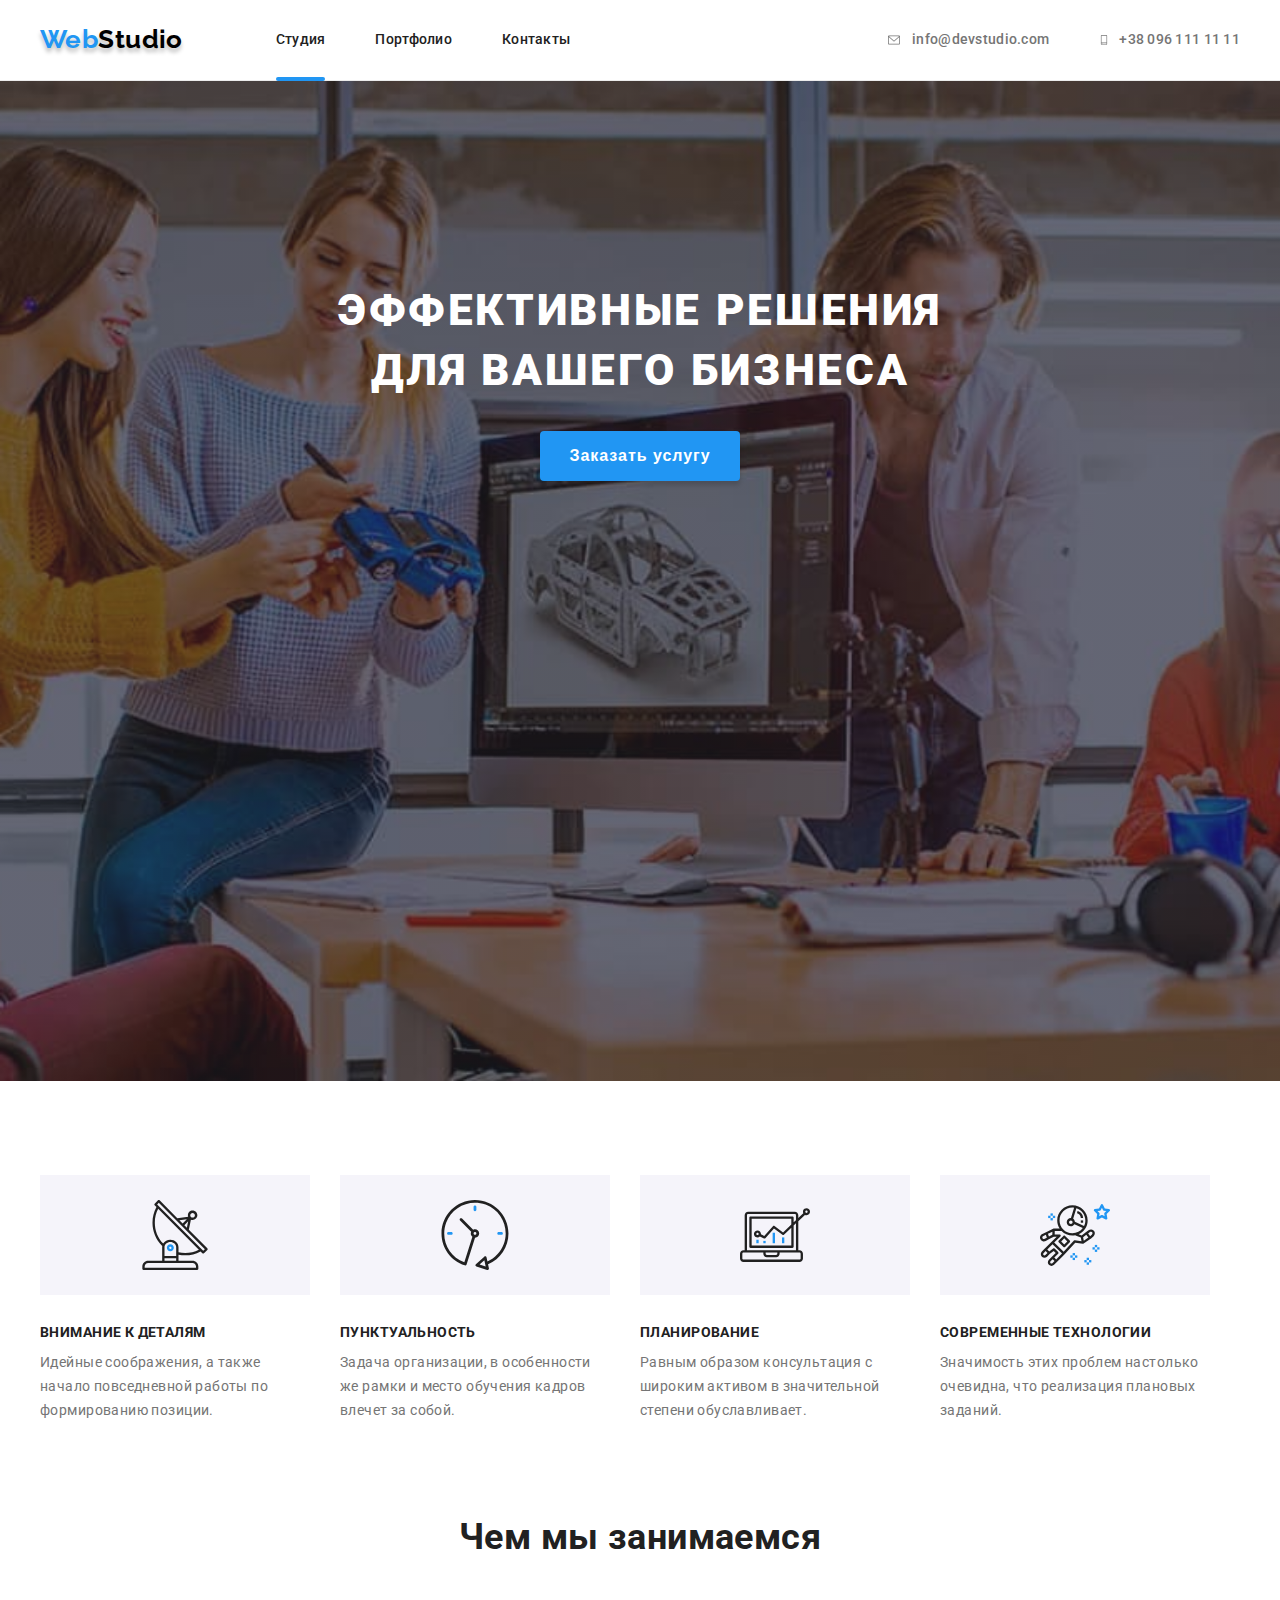
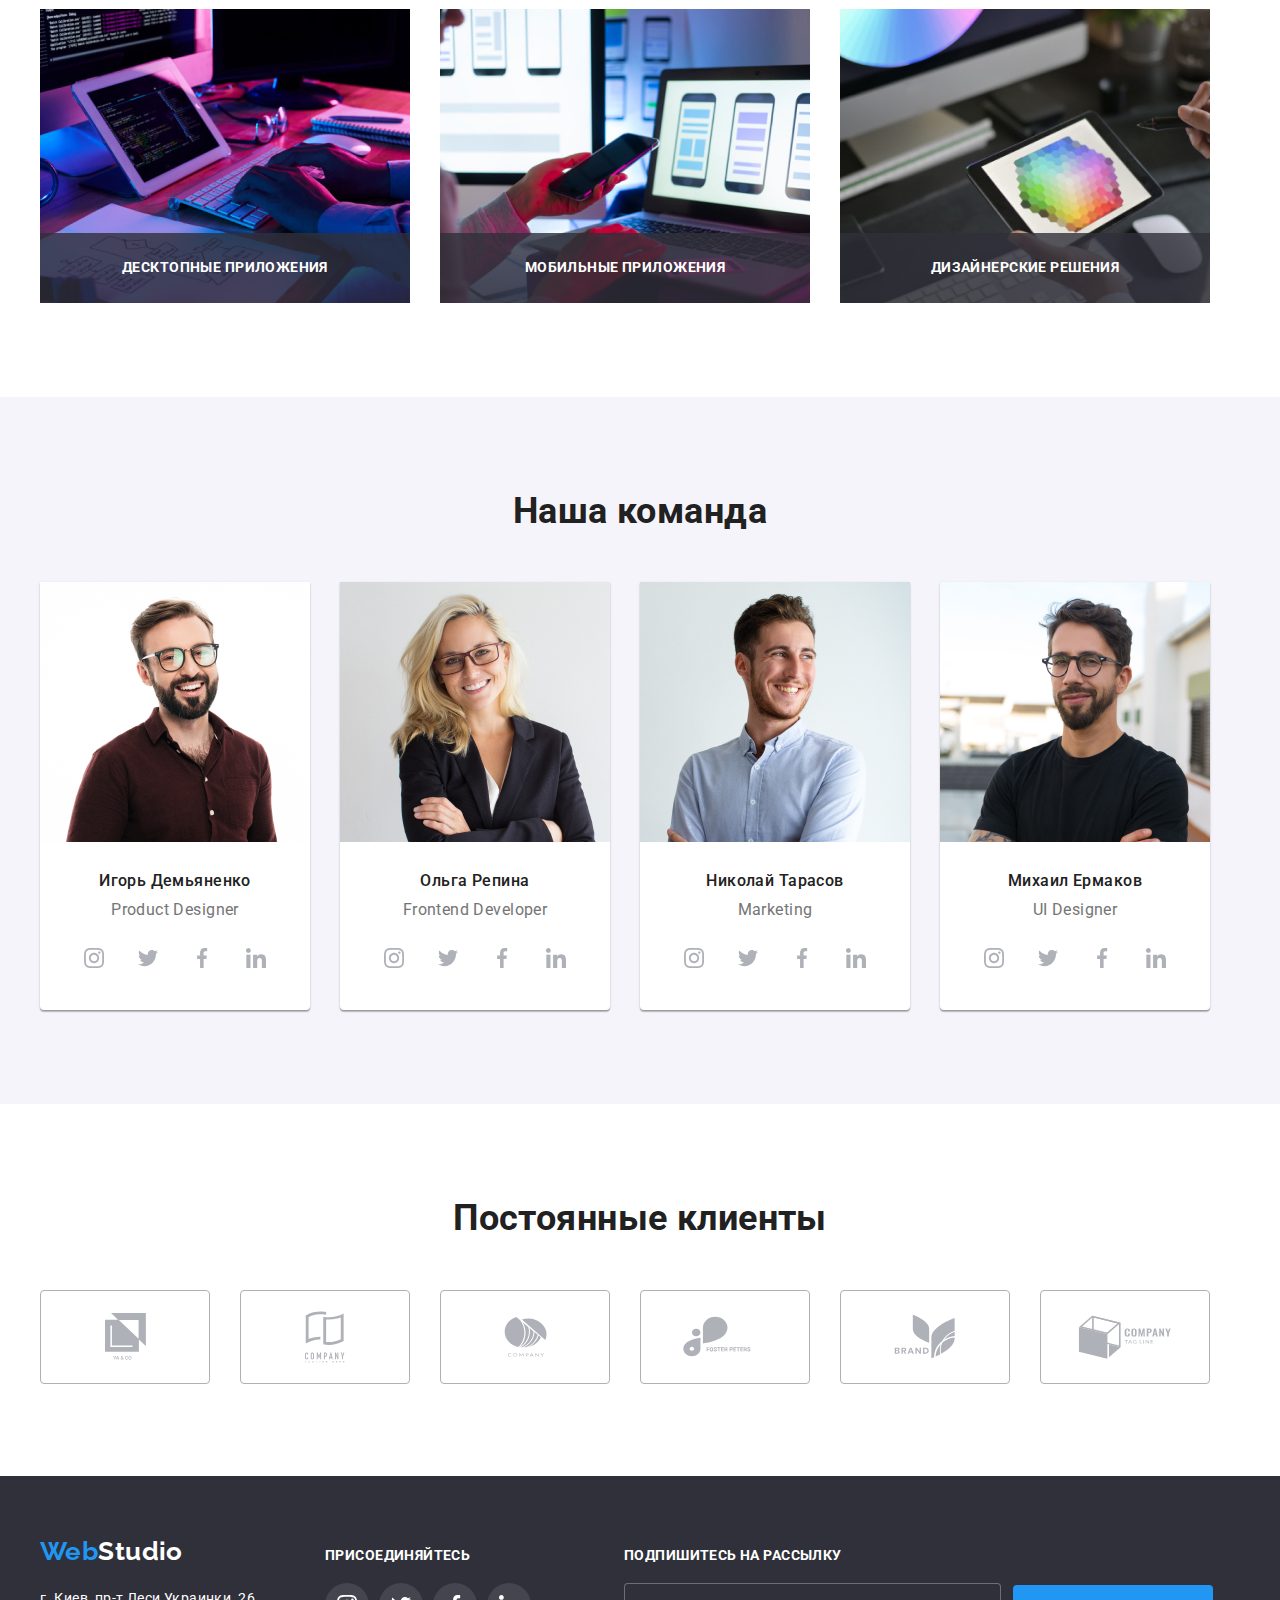
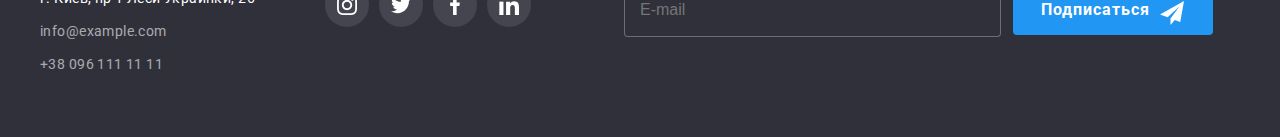
<file: index.html>
<!DOCTYPE html>
<html lang="ru">
<head>
    <meta charset="UTF-8">
    <meta http-equiv="X-UA-Compatible" content="IE=edge">
    <meta name="viewport" content="width=device-width, initial-scale=1.0">
    <title>Studio</title>
    <link rel="preconnect" href="https://fonts.googleapis.com">
    <link rel="preconnect" href="https://fonts.gstatic.com" crossorigin>
    <link href="https://fonts.googleapis.com/css2?family=Raleway:wght@700&family=Roboto:wght@400;500;700;900&display=swap" rel="stylesheet">
    <link rel="stylesheet" href="https://cdnjs.cloudflare.com/ajax/libs/modern-normalize/1.1.0/modern-normalize.min.css" integrity="sha512-wpPYUAdjBVSE4KJnH1VR1HeZfpl1ub8YT/NKx4PuQ5NmX2tKuGu6U/JRp5y+Y8XG2tV+wKQpNHVUX03MfMFn9Q==" crossorigin="anonymous" referrerpolicy="no-referrer" />
    <link rel="stylesheet" href="./css/main.min.css">
</head>
<body>
    <header class="page-header">
        <div class="container main-nav">
        <nav class="nav">
            <a href="" class="logo">Web<span class="logo-studio">Studio</span></a>
            <ul class="site-nav list">
                <li class="item"><a href="" class="link current">Студия</a></li>
                <li class="item"><a href="./portfolio.html" class="link">Портфолио</a></li>
                <li class="item"><a href="" class="link">Контакты</a></li>
            </ul>
        </nav>    
            <ul class="auth-nav list">
                <li class="item">
                    <a href="mailto:info@devstudio.com" class="link icon-link">
                        <svg width="16" height="12" class="icon"><use href="./img/icons/symbol-defs.svg#icon-envelope-hover"></use></svg>
                        info@devstudio.com</a></li>
                <li class="item"><a href="tel:+380961111111" class="link icon-link">
                    <svg width="10" height="16" class="icon"><use href="./img/icons/symbol-defs.svg#icon-smartphone"></use></svg>
                    +38 096 111 11 11</a></li>
            </ul>
        </div>
    </header>

        <section class="hero">
            <div class="container">
               <h1 class="hero-title">Эффективные решения для вашего бизнеса</h1>
               <button class="button primary" data-modal-open>Заказать услугу</button>

            </div>   
        </section>

    <main>

    <!--- Особенности -->    
          <section class="section main-nav">
            <div class="container">
              <h2 hidden class="section-title">Преимущества компании</h2>
                <ul class="feature-list list">
                <li class="item icon-antenna">
                    <div class="feature-icon-wrap">
                        <svg width="70" height="70"><use href="./img/icons/symbol-defs.svg#icon-antenna-1"></use></svg>
                    </div>
                    <h3 class="title">Внимание к деталям</h3>
                    <p class="text">Идейные соображения, а также начало повседневной работы по формированию позиции.</p>
                </li>
                <li class="item icon-clock">
                    <div class="feature-icon-wrap">
                        <svg width="70" height="70"><use href="./img/icons/symbol-defs.svg#icon-clock-1"></use></svg>
                    </div>
                    <h3 class="title">Пунктуальность</h3>
                    <p class="text">Задача организации, в особенности же рамки и место обучения кадров влечет за собой.</p>
                </li>
                <li class="item icon-diagrama">
                    <div class="feature-icon-wrap">
                        <svg width="70" height="70"><use href="./img/icons/symbol-defs.svg#icon-diagram-1"></use></svg>
                    </div>
                    <h3 class="title">Планирование</h3>
                    <p class="text">Равным образом консультация с широким активом в значительной степени обуславливает.</p>
                </li>
                <li class="item icon-astronaut">
                    <div class="feature-icon-wrap">
                        <svg width="70" height="70"><use href="./img/icons/symbol-defs.svg#icon-astronaut-1"></use></svg>
                    </div>
                    <h3 class="title">Современные технологии</h3>
                    <p class="text">Значимость этих проблем настолько очевидна, что реализация плановых заданий.</p>
                </li>
                </ul>
            </div>
          </section>

    <!--- Чем мы занимаемся -->
          <section class="section work">
              <div class="container">
                <h2 class="section-title">Чем мы занимаемся</h2>
                   <ul class="work-list list">
                       <li class="item"><img src="./img/works/img1.jpg" alt="computer" width="370">
                        <div class="work-box">
                            <p class="work-text">Десктопные приложения</p>
                        </div>
                       </li>
                       <li class="item"><img src="./img/works/img2.jpg" alt="laptop" width="370">
                        <div class="work-box">
                            <p class="work-text">Мобильные приложения</p>
                        </div>
                       </li>
                       <li class="item"><img src="./img/works/img3.jpg" alt="tablet" width="370">
                        <div class="work-box">
                            <p class="work-text">Дизайнерские решения</p>
                        </div>
                       </li>
                   </ul>
              </div>
          </section>

    <!--- Наша команда -->
          <section class="team section">
              <div class="container">
                <h2 class="section-title">Наша команда</h2>
                   <ul class="team-list list">
                <li class="item">
                    <img src="./img/team/igor.jpg" alt="igor" width="270">
                
                    <h3 class="title">Игорь Демьяненко</h3>
                    <p class="text">Product Designer</p>

                 <ul class="social-links list">
                        <li class="soc-item instagram">
                            <a href="" class="link soc-icon">
                                <svg class="icon-soc" width="20" height="20">
                                <use href="./img/icons/sprite.svg#icon-instagram-2"></use></svg></a></li>
                        <li class="soc-item twitter">
                            <a href="" class="link soc-icon">
                                <svg class="icon-soc" width="20" height="20">
                                    <use href="./img/icons/sprite.svg#icon-twitter-1"></use></svg></a></li>
                        <li class="soc-item facebook">
                            <a href="" class="link soc-icon">
                                <svg class="icon-soc" width="20" height="20">
                                    <use href="./img/icons/sprite.svg#icon-facebook-1"></use></svg></a></li>
                        <li class="soc-item linkedin">
                            <a href="" class="link soc-icon">
                                <svg class="icon-soc" width="20" height="20">
                                    <use href="./img/icons/sprite.svg#icon-linkedin-1"></use></svg></a></li>
                    </ul>

                </li>
                <li class="item">
                    <img src="./img/team/olga.jpg" alt="olga" width="270">
                    
                    <h3 class="title">Ольга Репина</h3>
                    <p class="text">Frontend Developer</p>

                    <ul class="social-links list">
                        <li class="soc-item instagram">
                            <a href="" class="link soc-icon">
                                <svg class="icon-soc" width="20" height="20">
                                <use href="./img/icons/sprite.svg#icon-instagram-2"></use></svg></a></li>
                        <li class="soc-item twitter">
                            <a href="" class="link soc-icon">
                                <svg class="icon-soc" width="20" height="20">
                                    <use href="./img/icons/sprite.svg#icon-twitter-1"></use></svg></a></li>
                        <li class="soc-item facebook">
                            <a href="" class="link soc-icon">
                                <svg class="icon-soc" width="20" height="20">
                                    <use href="./img/icons/sprite.svg#icon-facebook-1"></use></svg></a></li>
                        <li class="soc-item linkedin">
                            <a href="" class="link soc-icon">
                                <svg class="icon-soc" width="20" height="20">
                                    <use href="./img/icons/sprite.svg#icon-linkedin-1"></use></svg></a></li>
                    </ul>
                   
                </li>
                <li class="item">
                    <img src="./img/team/nikola.jpg" alt="nikola" width="270">
                    
                    <h3 class="title">Николай Тарасов</h3>
                    <p class="text">Marketing</p>

                    <ul class="social-links list">
                        <li class="soc-item instagram">
                            <a href="" class="link soc-icon">
                                <svg class="icon-soc" width="20" height="20">
                                <use href="./img/icons/sprite.svg#icon-instagram-2"></use></svg></a></li>
                        <li class="soc-item twitter">
                            <a href="" class="link soc-icon">
                                <svg class="icon-soc" width="20" height="20">
                                    <use href="./img/icons/sprite.svg#icon-twitter-1"></use></svg></a></li>
                        <li class="soc-item facebook">
                            <a href="" class="link soc-icon">
                                <svg class="icon-soc" width="20" height="20">
                                    <use href="./img/icons/sprite.svg#icon-facebook-1"></use></svg></a></li>
                        <li class="soc-item linkedin">
                            <a href="" class="link soc-icon">
                                <svg class="icon-soc" width="20" height="20">
                                    <use href="./img/icons/sprite.svg#icon-linkedin-1"></use></svg></a></li>
                    </ul>
                </li>
                <li class="item">
                    <img src="./img/team/mihal.jpg" alt="mihal" width="270">
                    
                    <h3 class="title">Михаил Ермаков</h3>
                    <p class="text">UI Designer</p>
                    
                    <ul class="social-links list">
                        <li class="soc-item instagram">
                            <a href="" class="link soc-icon">
                                <svg class="icon-soc" width="20" height="20">
                                <use href="./img/icons/sprite.svg#icon-instagram-2"></use></svg></a></li>
                        <li class="soc-item twitter">
                            <a href="" class="link soc-icon">
                                <svg class="icon-soc" width="20" height="20">
                                    <use href="./img/icons/sprite.svg#icon-twitter-1"></use></svg></a></li>
                        <li class="soc-item facebook">
                            <a href="" class="link soc-icon">
                                <svg class="icon-soc" width="20" height="20">
                                    <use href="./img/icons/sprite.svg#icon-facebook-1"></use></svg></a></li>
                        <li class="soc-item linkedin">
                            <a href="" class="link soc-icon">
                                <svg class="icon-soc" width="20" height="20">
                                    <use href="./img/icons/sprite.svg#icon-linkedin-1"></use></svg></a></li>
                    </ul>
                </li>
                   </ul>
              </div>
          </section>

        <!--  Постоянные клиенты  -->
            <section class="section">
                    <div class="container">
                        <h3 class="section-title">Постоянные клиенты</h3>
                            <ul class="client-list list">
                              <li class="item icon-ya">
                                <a href="" class="link icon-client">
                                    <svg class="client-icon" width="41" height="47" >
                                        <use href="./img/icons/symbol-company.svg#icon-ya"></use>
                                    </svg>
                                </a></li>
                              <li class="item icon-tagline">
                                <a href="" class="link icon-client">
                                    <svg class="client-icon" width="40" height="52" >
                                        <use href="./img/icons/symbol-company.svg#icon-tagline"></use>
                                    </svg>
                                </a></li>
                              <li class="item icon-company">
                                <a href="" class="link icon-client">
                                    <svg class="client-icon" width="43" height="41" >
                                        <use href="./img/icons/symbol-company.svg#icon-company"></use>
                                    </svg>
                                </a></li>
                              <li class="item icon-foster">
                                <a href="" class="link icon-client">
                                    <svg class="client-icon" width="84" height="41" >
                                        <use href="./img/icons/symbol-company.svg#icon-foster"></use>
                                    </svg>
                                </a></li>
                              <li class="item icon-brand">
                                <a href="" class="link icon-client">
                                    <svg class="client-icon" width="62" height="45" >
                                        <use href="./img/icons/symbol-company.svg#icon-brand"></use>
                                    </svg>
                                </a></li>
                              <li class="item icon-tag">
                                <a href="" class="link icon-client">
                                    <svg class="client-icon" width="94" height="44" >
                                        <use href="./img/icons/symbol-company.svg#icon-tag"></use>
                                    </svg>
                                </a></li>
                            </ul>
                    </div>
            </section>
        
    </main>

    <footer class="footer">
        <div class="container">
          <div class="coordinates">
            <a href="" class="logo_footer">Web<span class="logo_studio">Studio</span></a>
            <address class="address">
            <ul class="address_nav list">
                <li class="address_item"><a href="" class="address">г. Киев, пр-т Леси Украинки, 26</a></li>
                <li class="address_item"><a href="mailto:info@example.com" class="address-link">info@example.com</a></li>
                <li class="address_item"><a href="tel:+380961111111" class="address-link">+38 096 111 11 11</a></li>
            </ul>
            </address>
          </div>
          <div class="social-footer">
            <p class="title">присоединяйтесь</p>
            
                <ul class="soclinks list">
                    <li class="soc-item instagram">
                        <a href="" class="link socicon">
                            <svg class="icon-soc" width="20" height="20">
                            <use href="./img/icons/sprite.svg#icon-instagram-2"></use></svg></a></li>
                    <li class="soc-item twitter">
                        <a href="" class="link socicon">
                            <svg class="icon-soc" width="20" height="20">
                                <use href="./img/icons/sprite.svg#icon-twitter-1"></use></svg></a></li>
                    <li class="soc-item facebook">
                        <a href="" class="link socicon">
                            <svg class="icon-soc" width="20" height="20">
                                <use href="./img/icons/sprite.svg#icon-facebook-1"></use></svg></a></li>
                    <li class="soc-item linkedin">
                        <a href="" class="link socicon">
                            <svg class="icon-soc" width="20" height="20">
                                <use href="./img/icons/sprite.svg#icon-linkedin-1"></use></svg></a></li>
                </ul>
          </div>

          <div class="social-footer subscribe-footer">
            <p class="title">Подпишитесь на рассылку</p>
            <div class="email">
                <form class="subscribe">
                        <input class="email-input" type="email" name="email" placeholder="E-mail"/>
                        <button class="subscribe_button" type="submit">Подписаться
                            <svg class="subscribe_icon" width="24" height="24">
                                <use href="./img/icons/icons.svg#icon-telegram"></use>
                            </svg>
                        </button>
                </form>
            </div>
          </div>

        </div>
    </footer>

    <div class="backdrop is-hidden" data-modal>
        <div class="modal">
  <!--  Modal Form -->

            <button type="button" class="close-btn" data-modal-close>
                <svg width="11" height="11" class="close-icon">
                    <use href="./img/icons/symbol-modal.svg#icon-close-black"></use>
                </svg>
            </button>

            <p class="modal-title">Оставьте свои данные, мы вам перезвоним</p>
            <form class="form-modal">
                <label class="form-filed"><span class="form-label">Имя</span>
                    <span class="input-wrap">
                        <input type="text" name="name" class="form-input">
                        <svg class="form-icon" width="12" height="12">
                            <use href="./img/icons/icons.svg#icon-name"></use>
                        </svg>
                    </span> 
                </label>
                
                <label class="form-filed"><span class="form-label">Телефон</span>
                    <span class="input-wrap">
                        <input type="tel" name="tel" class="form-input">
                        <svg class="form-icon" width="13" height="13">
                            <use href="./img/icons/icons.svg#icon-phone-modal"></use>
                        </svg>
                    </span> 
                </label>

                <label class="form-filed"><span class="form-label">Почта</span>
                    <span class="input-wrap">
                        <input type="email" name="email" class="form-input">
                        <svg class="form-icon" width="15" height="12">
                            <use href="./img/icons/icons.svg#icon-email"></use>
                        </svg>
                    </span> 
                </label>

                <label class="form-comment">
                    <span class="form-label">Комментарий</span>
                    <textarea name="comment" class="form-area" placeholder="Введите текст"></textarea>
                </label>

                <label class="check-filed">
                    <input type="checkbox" name="check" class="visually-hidden check-input">
                    <span class="check-label">
                        <svg class="check-icon" width="16" height="15">
                            <use href="./img/icons/icons.svg#icon-check-mark"></use>
                        </svg>
                        <span class="check-tex">Соглашаюсь с рассылкой и принимаю</span>
                        <a href="" class="check-link">Условия договора</a>
                    </span>
                </label>

                <button type="submit" class="check-button">Отправить</button>
            </form>

        </div>
       </div>
       
    <script src="./js/modal.js"></script>

</body>
</html>
</file>
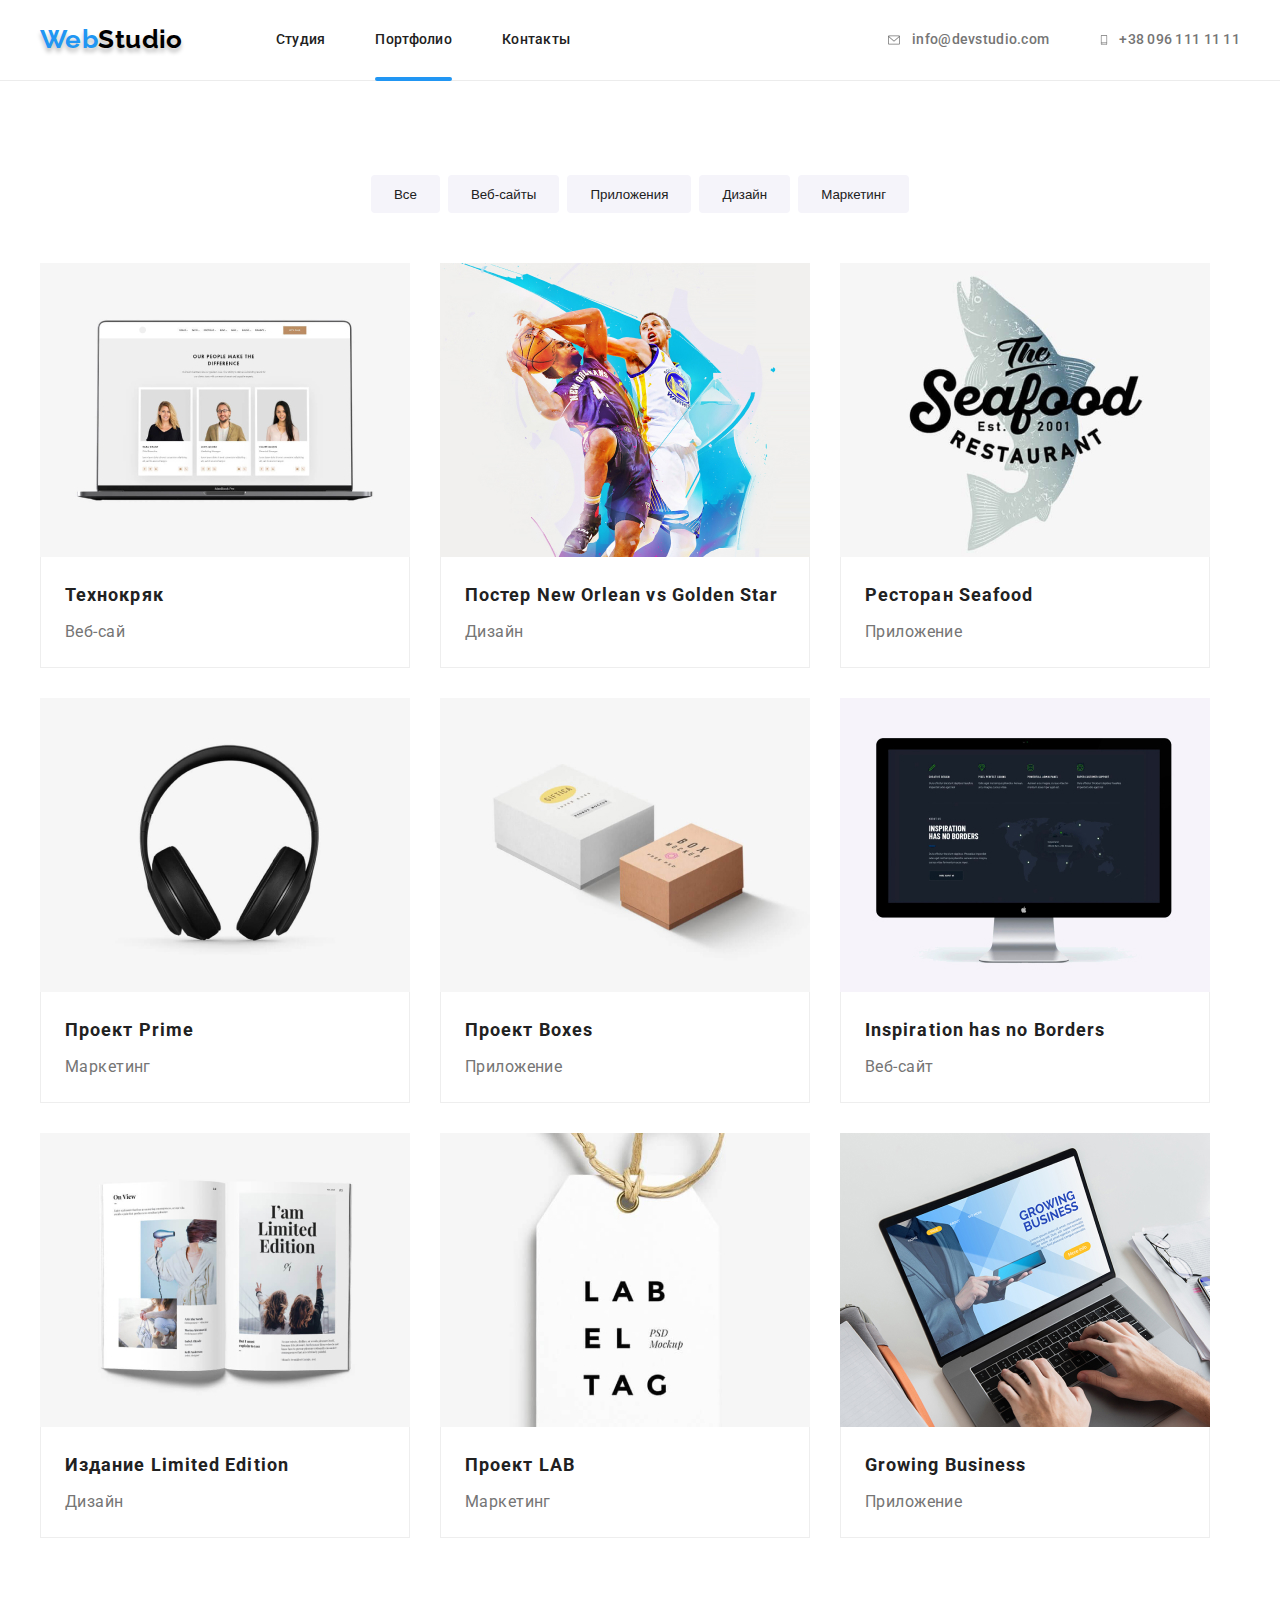
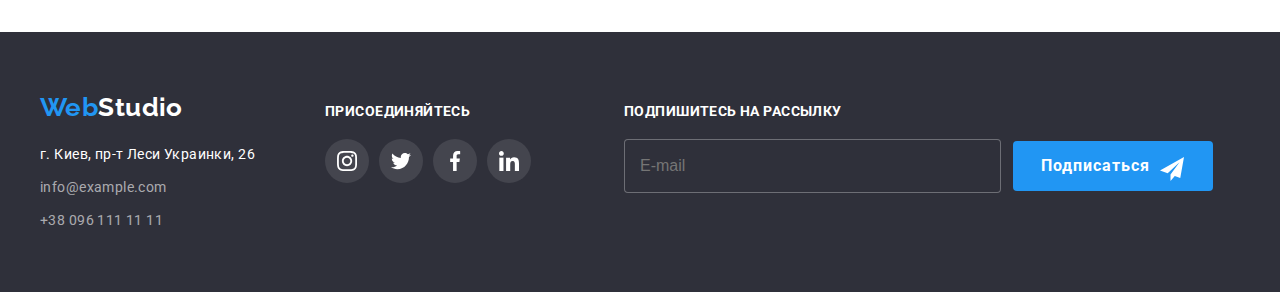
<file: portfolio.html>
<!DOCTYPE html>
<html lang="ru">
<head>
    <meta charset="UTF-8">
    <meta http-equiv="X-UA-Compatible" content="IE=edge">
    <meta name="viewport" content="width=device-width, initial-scale=1.0">
    <title>Portfolio</title>
    <link rel="preconnect" href="https://fonts.googleapis.com">
    <link rel="preconnect" href="https://fonts.gstatic.com" crossorigin>
    <link href="https://fonts.googleapis.com/css2?family=Raleway:wght@700&family=Roboto:wght@400;500;700;900&display=swap" rel="stylesheet">
    <link rel="stylesheet" href="https://cdnjs.cloudflare.com/ajax/libs/modern-normalize/1.1.0/modern-normalize.min.css" integrity="sha512-wpPYUAdjBVSE4KJnH1VR1HeZfpl1ub8YT/NKx4PuQ5NmX2tKuGu6U/JRp5y+Y8XG2tV+wKQpNHVUX03MfMFn9Q==" crossorigin="anonymous" referrerpolicy="no-referrer" />
    <link rel="stylesheet" href="./css/main.min.css">
</head>
<body>
    <header class="page-header">
        <div class="container main-nav">
        <nav class="nav">
            <a href="" class="logo">Web<span class="logo-studio">Studio</span></a>
            <ul class="site-nav list">
                <li class="item"><a href="./index.html" class="link">Студия</a></li>
                <li class="item"><a href="" class="link current">Портфолио</a></li>
                <li class="item"><a href="" class="link">Контакты</a></li>
            </ul>
        </nav>    
        <ul class="auth-nav list">
            <li class="item">
                <a href="mailto:info@devstudio.com" class="link icon-link">
                    <svg width="16" height="12" class="icon"><use href="./img/icons/symbol-defs.svg#icon-envelope-hover"></use></svg>
                    info@devstudio.com</a></li>
            <li class="item"><a href="tel:+380961111111" class="link icon-link">
                <svg width="10" height="16" class="icon"><use href="./img/icons/symbol-defs.svg#icon-smartphone"></use></svg>
                +38 096 111 11 11</a></li>
        </ul>
        </div>
    </header>
    <main>
        <section class="section">
            <div class="container">
             <h1 hidden>Portfolio</h1>
                <ul class="filters list">
                    <li class="item"><button type="button" class="button secondary">Все</button></li>
                    <li class="item"><button type="button" class="button secondary">Веб-сайты</button></li>
                    <li class="item"><button type="button" class="button secondary">Приложения</button></li>
                    <li class="item"><button type="button" class="button secondary">Дизайн</button></li>
                    <li class="item"><button type="button" class="button secondary">Маркетинг</button></li>
                </ul>
                <ul class="projects list">
                <li class="item pro-item">
                    <a href="" class="pro-link link">
                        <div class="projects-thumb">
                        <img src="./img/projects/1Технокряк.jpg" alt="Технокряк" width="370">
                        <div class="projects-overlay">
                            <p class="overlay-text">
                                Ресурс предлагает комплексные предложения с разным уровнем функционала и сервисов. Все это позволит посетителю получить исчерпывающие сведения о компании или частном лице.
                            </p>
                        </div>
                        </div>

                        <div class="border">
                        <h2 class="projects-title">Технокряк</h2>
                        <p class="text">Веб-сай</p>
                        </div>
                        
                    </a>
                </li>
                <li class="item pro-item">
                    <a href="" class="link">
                        <div class="projects-thumb">
                        <img src="./img/projects/2ПостерNewOrlean_vs_GoldenStar.jpg" alt="Постер" width="370">
                        <div class="projects-overlay">
                            <p class="overlay-text">
                                Ресурс предлагает комплексные предложения с разным уровнем функционала и сервисов. Все это позволит посетителю получить исчерпывающие сведения о компании или частном лице.
                            </p>
                        </div>
                        </div>
                        
                        <div class="border">
                        <h2 class="projects-title">Постер New Orlean vs Golden Star</h2>
                        <p class="text">Дизайн</p>
                        </div>
                    </a>
                </li>
                <li class="item pro-item">
                    <a href="" class="link">
                        <div class="projects-thumb">
                        <img src="./img/projects/3РесторанSeafood.jpg" alt="Seafood" width="370">
                        <div class="projects-overlay">
                            <p class="overlay-text">
                                Ресурс предлагает комплексные предложения с разным уровнем функционала и сервисов. Все это позволит посетителю получить исчерпывающие сведения о компании или частном лице.
                            </p>
                        </div>
                        </div>

                        <div class="border">
                        <h2 class="projects-title">Ресторан Seafood</h2>
                        <p class="text">Приложение</p>
                        </div>
                    </a>
                </li>
                <li class="item pro-item">
                    <a href="" class="link">
                        <div class="projects-thumb">
                        <img src="./img/projects/4ПроектPrime.jpg" alt="Prime" width="370">
                        <div class="projects-overlay">
                            <p class="overlay-text">
                                Ресурс предлагает комплексные предложения с разным уровнем функционала и сервисов. Все это позволит посетителю получить исчерпывающие сведения о компании или частном лице.
                            </p>
                        </div>
                        </div>

                        <div class="border">
                        <h2 class="projects-title">Проект Prime</h2>
                        <p class="text">Маркетинг</p>
                        </div>
                    </a>
                </li>
                <li class="item pro-item">
                    <a href="" class="link">
                        <div class="projects-thumb">
                        <img src="./img/projects/5ПроектBoxes.jpg" alt="Boxes" width="370">
                        <div class="projects-overlay">
                            <p class="overlay-text">
                                Ресурс предлагает комплексные предложения с разным уровнем функционала и сервисов. Все это позволит посетителю получить исчерпывающие сведения о компании или частном лице.
                            </p>
                        </div>
                        </div>

                        <div class="border">
                        <h2 class="projects-title">Проект Boxes</h2>
                        <p class="text">Приложение</p>
                        </div>
                    </a>
                </li>
                <li class="item pro-item">
                    <a href="" class="link">
                        <div class="projects-thumb">
                        <img src="./img/projects/6Inspiration_has_no_Borders.jpg" alt="Inspiration" width="370">
                        <div class="projects-overlay">
                            <p class="overlay-text">
                                Ресурс предлагает комплексные предложения с разным уровнем функционала и сервисов. Все это позволит посетителю получить исчерпывающие сведения о компании или частном лице.
                            </p>
                        </div>
                        </div>

                        <div class="border">
                        <h2 class="projects-title">Inspiration has no Borders</h2>
                        <p class="text">Веб-сайт</p>
                        </div>
                    </a>
                </li>
                <li class="item pro-item">
                    <a href="" class="link">
                        <div class="projects-thumb">
                        <img src="./img/projects/7ИзданиеLimited_Edition.jpg" alt="Edition" width="370">
                        <div class="projects-overlay">
                            <p class="overlay-text">
                                Ресурс предлагает комплексные предложения с разным уровнем функционала и сервисов. Все это позволит посетителю получить исчерпывающие сведения о компании или частном лице.
                            </p>
                        </div>
                        </div>

                        <div class="border">
                        <h2 class="projects-title">Издание Limited Edition</h2>
                        <p class="text">Дизайн</p>
                        </div>
                    </a>
                </li>
                <li class="item pro-item">
                    <a href="" class="link">
                        <div class="projects-thumb">
                        <img src="./img/projects/8ПроектLAB.jpg" alt="LAB" width="370">
                        <div class="projects-overlay">
                            <p class="overlay-text">
                                Ресурс предлагает комплексные предложения с разным уровнем функционала и сервисов. Все это позволит посетителю получить исчерпывающие сведения о компании или частном лице.
                            </p>
                        </div>
                        </div>

                        <div class="border">
                        <h2 class="projects-title">Проект LAB</h2>
                        <p class="text">Маркетинг</p>
                        </div>
                    </a>
                </li>
                <li class="item pro-item">
                    <a href="" class="link">
                        <div class="projects-thumb">
                        <img src="./img/projects/9GrowingBusiness.jpg" alt="Business" width="370">
                        <div class="projects-overlay">
                            <p class="overlay-text">
                                Ресурс предлагает комплексные предложения с разным уровнем функционала и сервисов. Все это позволит посетителю получить исчерпывающие сведения о компании или частном лице.
                            </p>
                        </div>
                        </div>

                        <div class="border">
                        <h2 class="projects-title">Growing Business</h2>
                        <p class="text">Приложение</p>
                        </div>
                    </a>
                </li>
                </ul>
            </div>
        </section>
    </main>
    <footer class="footer">
        <div class="container">
          <div class="coordinates">
            <a href="" class="logo_footer">Web<span class="logo_studio">Studio</span></a>
            <address class="address">
            <ul class="address_nav list">
                <li class="address_item"><a href="" class="address">г. Киев, пр-т Леси Украинки, 26</a></li>
                <li class="address_item"><a href="mailto:info@example.com" class="address-link">info@example.com</a></li>
                <li class="address_item"><a href="tel:+380961111111" class="address-link">+38 096 111 11 11</a></li>
            </ul>
            </address>
          </div>
          <div class="social-footer">
            <h3 class="title">присоединяйтесь</h3>
            
                <ul class="soclinks list">
                    <li class="soc-item instagram">
                        <a href="" class="link socicon">
                            <svg class="icon-soc" width="20" height="20">
                            <use href="./img/icons/sprite.svg#icon-instagram-2"></use></svg></a></li>
                    <li class="soc-item twitter">
                        <a href="" class="link socicon">
                            <svg class="icon-soc" width="20" height="20">
                                <use href="./img/icons/sprite.svg#icon-twitter-1"></use></svg></a></li>
                    <li class="soc-item facebook">
                        <a href="" class="link socicon">
                            <svg class="icon-soc" width="20" height="20">
                                <use href="./img/icons/sprite.svg#icon-facebook-1"></use></svg></a></li>
                    <li class="soc-item linkedin">
                        <a href="" class="link socicon">
                            <svg class="icon-soc" width="20" height="20">
                                <use href="./img/icons/sprite.svg#icon-linkedin-1"></use></svg></a></li>
                </ul>
            
          </div>

          <div class="social-footer subscribe-footer">
            <p class="title">Подпишитесь на рассылку</p>
            <div class="email">
                <form class="subscribe">
                        <input class="email-input" type="email" name="email" placeholder="E-mail"/>
                        <button class="subscribe_button" type="submit">Подписаться
                            <svg class="subscribe_icon" width="24" height="24">
                                <use href="./img/icons/icons.svg#icon-telegram"></use>
                            </svg>
                        </button>
                </form>
            </div>
          </div>
          
        </div>
    </footer>
</body>
</html>
</file>
<file: css/main.min.css>
:root{--primary-text-color: #757575;--title-text-color: #212121;--border-line: #ECECEC;--border-line-small:#EEEEEE;--logo-black-color: #000;--accent-color: #2196F3;--primary-white-color: #ffffff;--primary-button-color: #F5F4FA;--button-color: #188CE8;--background-footer: #2F303A;--background-color-icon: #F5F4FA;--background-color-icon-social-links: #AFB1B8;--address-text-color: rgba(255, 255, 255, 0.6);--background-color-footer-socicon: rgba(255, 255, 255, 0.1);--box-shadow-portfolio: rgba(0, 0, 0, 0.12), 0px 4px 4px rgba(0, 0, 0, 0.06), 1px 4px 6px rgba(0, 0, 0, 0.16);--modal-background-color: rgba(0, 0, 0, 0.2);--modal-box-shadow: 0px 1px 3px rgba(0, 0, 0, 0.12), 0px 1px 1px rgba(0, 0, 0, 0.14), 0px 2px 1px rgba(0, 0, 0, 0.2);--backdrop-box-shadow: 0px 4px 4px rgba(0, 0, 0, 0.25);--button-primary-box-shadow: 0px 4px 4px rgba(0, 0, 0, 0.15);--button-secondary-box-shadow: 0px 3px 1px rgba(0, 0, 0, 0.1), 0px 1px 2px rgba(0, 0, 0, 0.08), 0px 2px 2px rgba(0, 0, 0, 0.12);--close-btn-color: rgba(0, 0, 0, 0.1);--close-btn-box-shadow: 0px 1px 3px rgba(0, 0, 0, 0.12), 0px 1px 1px rgba(0, 0, 0, 0.14), 0px 2px 1px rgba(0, 0, 0, 0.2);--time-function: cubic-bezier(0.4, 0, 0.2, 1);--projects-overlay-background-color: rgba(33, 150, 243, 0.9);--work-background-color: rgba(47, 48, 58, 0.8);--email-input-border-color:rgba(255, 255, 255, 0.3);--email-input-color: rgba(255, 255, 255, 1);--form-input-border-color:rgba(33, 33, 33, 0.2)}.backdrop{position:fixed;top:0;left:0;width:100%;height:100%;visibility:visible;opacity:1;-webkit-transform:scale(1);transform:scale(1);background-color:var(--modal-background-color);-webkit-box-shadow:var(--backdrop-box-shadow);box-shadow:var(--backdrop-box-shadow);-webkit-transition:opacity 250ms var(--time-function),visibility 250ms var(--time-function),-webkit-transform 250ms var(--time-function);transition:opacity 250ms var(--time-function),visibility 250ms var(--time-function),-webkit-transform 250ms var(--time-function);transition:opacity 250ms var(--time-function),transform 250ms var(--time-function),visibility 250ms var(--time-function);transition:opacity 250ms var(--time-function),transform 250ms var(--time-function),visibility 250ms var(--time-function),-webkit-transform 250ms var(--time-function)}.backdrop.is-hidden{opacity:0;pointer-events:none}.modal{position:absolute;padding:40px;top:50%;left:50%;-webkit-transform:translate(-50%, -50%);transform:translate(-50%, -50%);min-width:528px;min-height:581px;background:var(--primary-white-color);-webkit-box-shadow:var(--modal-box-shadow);box-shadow:var(--modal-box-shadow);border-radius:4px;background-color:var(--primary-white-color)}.close-btn{position:absolute;top:0;right:0;display:-webkit-box;display:-ms-flexbox;display:flex;margin:8px 8px 0 0;width:30px;height:30px;-webkit-box-align:center;-ms-flex-align:center;align-items:center;-webkit-box-pack:center;-ms-flex-pack:center;justify-content:center;border-radius:50%;border:1px solid var(--close-btn-color);background-color:var(--primary-white-color);cursor:pointer;-webkit-transition:fill 250ms var(--time-function),-webkit-box-shadow 250ms var(--time-function);transition:fill 250ms var(--time-function),-webkit-box-shadow 250ms var(--time-function);transition:box-shadow 250ms var(--time-function),fill 250ms var(--time-function);transition:box-shadow 250ms var(--time-function),fill 250ms var(--time-function),-webkit-box-shadow 250ms var(--time-function);fill:var(--logo-black-color)}.close-btn:hover,.close-btn:focus{-webkit-box-shadow:var(--close-btn-box-shadow);box-shadow:var(--close-btn-box-shadow);fill:var(--accent-color)}.modal-title{font-weight:700;font-size:20px;line-height:1.15;text-align:center;margin-bottom:12px;color:var(--title-text-color)}.form-filed{display:-webkit-box;display:-ms-flexbox;display:flex;-webkit-box-orient:vertical;-webkit-box-direction:normal;-ms-flex-direction:column;flex-direction:column;margin-bottom:10px}.form-label{font-size:12px;line-height:1.16;letter-spacing:.01em;margin-bottom:4px;color:var(--primary-text-color)}.input-wrap{position:relative}.input-wrap:hover,.input-wrap:focus{border-color:var(--accent-color);fill:var(--accent-color)}.form-input{width:100%;height:40px;padding:11px 12px 11px 40px;border:1px solid var(--form-input-border-color);border-radius:4px;-webkit-transition:fill 250ms var(--time-function),border-color 250ms var(--time-function);transition:fill 250ms var(--time-function),border-color 250ms var(--time-function)}.form-input:hover,.form-input:focus{fill:var(--accent-color);border-color:var(--accent-color)}.form-icon{position:absolute;left:12px;top:50%;-webkit-transform:translatey(-50%);transform:translatey(-50%);-webkit-transition:fill 250ms var(--time-function);transition:fill 250ms var(--time-function)}.form-area{padding:12px 16px;resize:none;width:100%;height:138px;font-size:12px;line-height:1.16;letter-spacing:.01em;border:1px solid rgba(33,33,33,.2);border-radius:4px;-webkit-transition:border 250ms var(--time-function);transition:border 250ms var(--time-function)}.form-area::-webkit-input-placeholder{-webkit-transition:font-size 250ms var(--time-function);transition:font-size 250ms var(--time-function);color:rgba(117,117,117,.5)}.form-area::-moz-placeholder{-moz-transition:font-size 250ms var(--time-function);transition:font-size 250ms var(--time-function);color:rgba(117,117,117,.5)}.form-area:-ms-input-placeholder{-ms-transition:font-size 250ms var(--time-function);transition:font-size 250ms var(--time-function);color:rgba(117,117,117,.5)}.form-area::-ms-input-placeholder{-ms-transition:font-size 250ms var(--time-function);transition:font-size 250ms var(--time-function);color:rgba(117,117,117,.5)}.form-area::placeholder{-webkit-transition:font-size 250ms var(--time-function);transition:font-size 250ms var(--time-function);color:rgba(117,117,117,.5)}.form-area:hover::-webkit-input-placeholder, .form-area:focus::-webkit-input-placeholder{font-size:14px}.form-area:hover::-moz-placeholder, .form-area:focus::-moz-placeholder{font-size:14px}.form-area:hover:-ms-input-placeholder, .form-area:focus:-ms-input-placeholder{font-size:14px}.form-area:hover::-ms-input-placeholder, .form-area:focus::-ms-input-placeholder{font-size:14px}.form-area:hover::placeholder,.form-area:focus::placeholder{font-size:14px}.form-comment{display:-webkit-box;display:-ms-flexbox;display:flex;-webkit-box-orient:vertical;-webkit-box-direction:normal;-ms-flex-direction:column;flex-direction:column;width:100%;margin-bottom:20px}.check-filed{display:-webkit-box;display:-ms-flexbox;display:flex;-webkit-box-align:center;-ms-flex-align:center;align-items:center;margin-bottom:30px}.check-icon{border:2px solid var(--title-text-color);border-radius:2px;fill:rgba(0,0,0,0)}.check-text{margin-left:8px;font-size:14px;line-height:1.71;color:var(--primary-text-color)}.check-input:checked+.check-label .check-icon{background-color:var(--accent-color);fill:#fff;border:none}.check-link{margin-left:3px;font-size:14px;line-height:1.71;-webkit-text-decoration-line:underline;text-decoration-line:underline;color:var(--accent-color)}.check-button{display:-webkit-box;display:-ms-flexbox;display:flex;-webkit-box-align:center;-ms-flex-align:center;align-items:center;margin:0 auto;width:200px;height:50px;padding:10px 55px;font-family:inherit;font-weight:700;font-size:16px;line-height:1.88;letter-spacing:.06em;color:var(--primary-white-color);background-color:var(--button-color);border-radius:4px;border:none;-webkit-transition:-webkit-box-shadow 250ms var(--time-function);transition:-webkit-box-shadow 250ms var(--time-function);transition:box-shadow 250ms var(--time-function);transition:box-shadow 250ms var(--time-function), -webkit-box-shadow 250ms var(--time-function);cursor:pointer}.check-button:hover,.check-button:focus{-webkit-box-shadow:0px 4px 4px rgba(0,0,0,.25);box-shadow:0px 4px 4px rgba(0,0,0,.25)}.page-header{border-bottom:1px solid;border-bottom-color:var(--border-line)}.container .main-nav{-webkit-box-align:center;-ms-flex-align:center;align-items:center}.main-nav{display:-webkit-box;display:-ms-flexbox;display:flex}.nav{display:-webkit-box;display:-ms-flexbox;display:flex;margin-right:auto}.list{padding:0;margin:0;list-style:none}.logo{font-family:"Raleway",sans-serif;font-style:normal;font-size:26px;line-height:1.19;font-weight:700;text-decoration:none;color:var(--accent-color);text-shadow:0 4px 4px rgba(0,0,0,.25);padding:24px 0 25px 0;margin-right:93px}.logo-studio{color:var(--logo-black-color)}.footer{background-color:var(--background-footer);padding-top:60px;padding-bottom:60px}.logo_footer{font-family:"Raleway",sans-serif;font-weight:700;font-size:26px;line-height:1.19;text-decoration:none;color:var(--accent-color)}.logo_studio{color:var(--primary-white-color)}.address{text-decoration:none;font-style:normal;line-height:1.71;color:var(--primary-white-color);margin-top:20px}.address-link{text-decoration:none;color:var(--address-text-color)}.address_nav .address_item+.address_item{margin-top:9px}.footer .container{display:-webkit-box;display:-ms-flexbox;display:flex;-webkit-box-align:baseline;-ms-flex-align:baseline;align-items:baseline}.coordinates{display:block;margin-right:70px}.social-footer .title{font-weight:700;font-size:14px;line-height:16px;letter-spacing:.03em;text-transform:uppercase;margin-bottom:20px;color:var(--primary-white-color)}.soclinks{display:-webkit-box;display:-ms-flexbox;display:flex;-webkit-box-pack:center;-ms-flex-pack:center;justify-content:center;padding:0;margin-bottom:30px;list-style:none}.soclinks .soc-item{width:44px;height:44px;border-radius:50%}.soclinks .soc-item+.soc-item{margin-left:10px}.socicon{width:100%;height:100%;display:-webkit-box;display:-ms-flexbox;display:flex;border-radius:50%;-webkit-box-pack:center;-ms-flex-pack:center;justify-content:center;-webkit-box-align:center;-ms-flex-align:center;align-items:center;color:var(--primary-white-color);background-color:var(--background-color-footer-socicon);-webkit-transition:background-color 250ms var(--time-function);transition:background-color 250ms var(--time-function)}.socicon:hover,.socicon:focus{background-color:var(--accent-color)}.subscribe-footer{margin-left:93px}.subscribe{display:-webkit-box;display:-ms-flexbox;display:flex;-webkit-box-align:center;-ms-flex-align:center;align-items:center}.email-input{font-size:16px;line-height:1.25;width:358px;height:50px;padding-left:15px;margin-right:12px;color:var(--address-text-color);border:1px solid var(--email-input-border-color);background-color:var(--background-footer);border-radius:4px;-webkit-transition:border-color 250ms var(--time-function);transition:border-color 250ms var(--time-function)}.email-input:hover,.email-input:focus{border-color:var(--accent-color)}.subscribe_button{display:-webkit-box;display:-ms-flexbox;display:flex;-webkit-box-align:end;-ms-flex-align:end;align-items:flex-end;width:200px;height:50px;padding:10px 28px;font-family:inherit;font-weight:700;font-size:16px;line-height:1.88;letter-spacing:.06em;color:var(--primary-white-color);background-color:var(--accent-color);border-radius:4px;border:none;-webkit-transition:background-color 250ms var(--time-function),-webkit-box-shadow 250ms var(--time-function);transition:background-color 250ms var(--time-function),-webkit-box-shadow 250ms var(--time-function);transition:box-shadow 250ms var(--time-function),background-color 250ms var(--time-function);transition:box-shadow 250ms var(--time-function),background-color 250ms var(--time-function),-webkit-box-shadow 250ms var(--time-function);cursor:pointer}.subscribe_icon{margin-left:10px;fill:var(--primary-white-color)}html{-webkit-box-sizing:border-box;box-sizing:border-box}body{margin:0;background-color:var(--primary-white-color);color:var(--primary-text-color);font-family:"Roboto",sans-serif;letter-spacing:.03em;font-size:14px}p,h1,h2,h3,h4,h5,h6{margin:0;padding:0}img{display:block;max-width:100%;height:auto}.container{width:1200px;margin:0 auto;padding-left:15px;padding-right:15px}.section{padding:94px 0 94px 0}.visually-hidden{position:absolute;width:1px;height:1px;margin:-1px;border:0;padding:0;clip:rect(0 0 0 0);overflow:hidden}.site-nav{display:-webkit-box;display:-ms-flexbox;display:flex}.site-nav .current{position:relative;color:var(--accent-color)}.site-nav .item:not(:last-child){margin-right:50px}.site-nav .link{padding-top:32px;padding-bottom:32px;display:-webkit-box;display:-ms-flexbox;display:flex;-webkit-box-align:center;-ms-flex-align:center;align-items:center;font-weight:500;line-height:1.14;letter-spacing:.02em;text-decoration:none;color:var(--title-text-color);-webkit-transition:color 250ms var(--time-function);transition:color 250ms var(--time-function)}.site-nav .link:hover,.site-nav .link:focus{color:var(--accent-color)}.site-nav .link .current{color:var(--accent-color)}.auth-nav{display:-webkit-box;display:-ms-flexbox;display:flex}.auth-nav .icon{margin-right:10px}.auth-nav .item+.item{margin-left:50px}.icon{display:inline-block;-webkit-box-pack:center;-ms-flex-pack:center;justify-content:center}.icon-link{display:-webkit-box;display:-ms-flexbox;display:flex;-webkit-box-align:center;-ms-flex-align:center;align-items:center;padding-top:32px;padding-bottom:32px;font-weight:500;line-height:1.14;letter-spacing:.02em;text-decoration:none;color:var(--primary-text-color);fill:var(--primary-text-color);-webkit-transition:fill var(--primary-text-color),color 250ms var(--time-function);transition:fill var(--primary-text-color),color 250ms var(--time-function)}.icon-link:hover,.icon-link:focus{color:var(--accent-color);fill:var(--accent-color)}.current::after{content:"";position:absolute;left:0;bottom:-1px;width:100%;height:4px;display:block;background-color:var(--accent-color);border-radius:2px}.hero{background-image:-webkit-gradient(linear, left top, right top, from(rgba(47, 48, 58, 0.4)), to(rgba(47, 48, 58, 0.4))),url("../img/baner.jpg");background-image:linear-gradient(to right, rgba(47, 48, 58, 0.4), rgba(47, 48, 58, 0.4)),url("../img/baner.jpg");background-color:var(--background-footer);background-repeat:no-repeat;background-position:center;background-size:cover;max-width:1600px;height:600px;margin-left:auto;margin-right:auto;text-align:center;padding-top:200px;padding-bottom:200px}.hero-title{margin:0 auto;width:696px;font-weight:900;font-size:44px;line-height:1.36;letter-spacing:.06em;text-align:center;text-transform:uppercase;color:var(--primary-white-color)}.section-title{margin-top:0;font-weight:700;font-size:36px;line-height:1.16;text-align:center;color:var(--title-text-color);margin-bottom:50px}.feature-list{display:-webkit-box;display:-ms-flexbox;display:flex}.feature-list .item{width:270px}.feature-icon-wrap{background-color:var(--background-color-icon);height:120px;display:-webkit-box;display:-ms-flexbox;display:flex;-webkit-box-pack:center;-ms-flex-pack:center;justify-content:center;-webkit-box-align:center;-ms-flex-align:center;align-items:center;margin-bottom:30px}.feature-list .item+.item{margin-left:30px}.feature-list .title{font-size:14px;font-weight:700;line-height:1.14;text-transform:uppercase;color:var(--title-text-color);margin-bottom:10px}.feature-list .text{line-height:1.71}.work{padding-top:0}.work-list{display:-webkit-box;display:-ms-flexbox;display:flex}.work-list .item+.item{margin-left:30px}.work-list .item{position:relative}.section-title{font-weight:700;font-size:36px;line-height:1.16;margin-bottom:50px}.work-box{position:absolute;bottom:0;width:100%;height:70px;display:-webkit-box;display:-ms-flexbox;display:flex;-webkit-box-pack:center;-ms-flex-pack:center;justify-content:center;-webkit-box-align:center;-ms-flex-align:center;align-items:center;background-color:var(--work-background-color)}.work-text{font-weight:700;line-height:1.14;text-transform:uppercase;color:var(--primary-white-color)}.team{background-color:var(--primary-button-color)}.team .item{border-radius:0px 0px 4px 4px;-webkit-box-shadow:0px 1px 3px rgba(0,0,0,.12),0px 1px 1px rgba(0,0,0,.14),0px 2px 1px rgba(0,0,0,.2);box-shadow:0px 1px 3px rgba(0,0,0,.12),0px 1px 1px rgba(0,0,0,.14),0px 2px 1px rgba(0,0,0,.2)}.team-list{display:-webkit-box;display:-ms-flexbox;display:flex}.team-list .item{-webkit-box-shadow:0px 1px 3px rgba(0,0,0,.12),0px 1px 1px rgba(0,0,0,.14),0px 2px 1px rgba(0,0,0,.2);box-shadow:0px 1px 3px rgba(0,0,0,.12),0px 1px 1px rgba(0,0,0,.14),0px 2px 1px rgba(0,0,0,.2);border-radius:0px 0px 4px 4px;border-color:var(--logo-black-color);background-color:var(--primary-white-color);text-align:center}.team-list .item+.item{margin-left:30px}.team-list .title{font-weight:500;font-size:16px;line-height:1.18;margin-bottom:10px;margin-top:30px;color:var(--title-text-color)}.team-list .text{font-size:16px;line-height:1.18;margin-bottom:16px}.social-links{display:-webkit-box;display:-ms-flexbox;display:flex;-webkit-box-pack:center;-ms-flex-pack:center;justify-content:center;padding:0;margin-bottom:30px;list-style:none}.social-links .soc-item{width:44px;height:44px;border-radius:50%}.social-links .soc-item+.soc-item{margin-left:10px}.soc-icon{width:100%;height:100%;display:-webkit-box;display:-ms-flexbox;display:flex;border-radius:50%;-webkit-box-pack:center;-ms-flex-pack:center;justify-content:center;-webkit-box-align:center;-ms-flex-align:center;align-items:center;color:var(--background-color-icon-social-links);-webkit-transition:background-color 250ms var(--time-function),color 250ms var(--time-function);transition:background-color 250ms var(--time-function),color 250ms var(--time-function)}.soc-icon:hover,.soc-icon:focus{background-color:var(--accent-color);color:var(--background-color-icon)}.icon-soc{fill:currentColor}.icon:hover{color:var(--accent-color)}.link-icon{padding:0;margin:0;fill:currentColor}.client-list{display:-webkit-box;display:-ms-flexbox;display:flex}.client-list .item{display:-webkit-box;display:-ms-flexbox;display:flex;width:170px;height:92px}.client-list .item+.item{margin-left:30px}.icon-client{display:-webkit-box;display:-ms-flexbox;display:flex;-webkit-box-align:center;-ms-flex-align:center;align-items:center;-webkit-box-pack:center;-ms-flex-pack:center;justify-content:center;border:1px solid;border-color:var(--background-color-icon-social-links);border-radius:4px;width:100%;height:100%;fill:var(--background-color-icon-social-links);-webkit-transition:fill 250ms var(--time-function),border-color 250ms var(--time-function);transition:fill 250ms var(--time-function),border-color 250ms var(--time-function)}.icon-client:hover,.icon-client:focus{border-color:var(--accent-color);fill:var(--accent-color)}.button{display:inline-block;border:1px solid rgba(0,0,0,0);border-radius:4px;cursor:pointer;font-weight:500;text-align:center}.button.primary{font-size:16px;font-weight:700;width:200px;height:50px;letter-spacing:.06em;-webkit-box-shadow:var(--button-primary-box-shadow);box-shadow:var(--button-primary-box-shadow);color:var(--primary-white-color);background-color:var(--accent-color);margin-top:30px;-webkit-transition:background-color 250ms var(--time-function);transition:background-color 250ms var(--time-function)}.button.primary:hover,.button.primary:focus{background-color:var(--button-color)}.button.secondary{height:38px;padding:6px 22px;color:var(--title-text-color);background-color:var(--primary-button-color);-webkit-transition:background-color 250ms var(--time-function),color 250ms var(--time-function),-webkit-box-shadow var(--button-secondary-box-shadow);transition:background-color 250ms var(--time-function),color 250ms var(--time-function),-webkit-box-shadow var(--button-secondary-box-shadow);transition:background-color 250ms var(--time-function),box-shadow var(--button-secondary-box-shadow),color 250ms var(--time-function);transition:background-color 250ms var(--time-function),box-shadow var(--button-secondary-box-shadow),color 250ms var(--time-function),-webkit-box-shadow var(--button-secondary-box-shadow)}.button.secondary:hover,.button.secondary:focus{color:var(--primary-button-color);background-color:var(--accent-color);-webkit-box-shadow:var(--button-secondary-box-shadow);box-shadow:var(--button-secondary-box-shadow)}.filters{display:-webkit-box;display:-ms-flexbox;display:flex;-webkit-box-pack:center;-ms-flex-pack:center;justify-content:center}.filters .item+.item{margin-left:8px}.projects{display:-webkit-box;display:-ms-flexbox;display:flex;-ms-flex-wrap:wrap;flex-wrap:wrap;margin-top:50px}.projects-title{margin-bottom:4px}.projects .item{width:370px;margin-right:30px;margin-bottom:30px;background:#fff;-webkit-transition:-webkit-box-shadow 250ms var(--time-function);transition:-webkit-box-shadow 250ms var(--time-function);transition:box-shadow 250ms var(--time-function);transition:box-shadow 250ms var(--time-function), -webkit-box-shadow 250ms var(--time-function)}.projects .item:hover,.projects .item:focus{-webkit-box-shadow:0px 1px 1px var(--box-shadow-portfolio);box-shadow:0px 1px 1px var(--box-shadow-portfolio)}.projects .item:nth-child(3n){margin-right:0}.projects .item:nth-last-child(-n+3){margin-bottom:0}.projects .link{text-decoration:none}.link .projects-title{font-weight:700;font-size:18px;line-height:2;letter-spacing:.06em;color:var(--title-text-color)}.link .text{font-weight:400;font-size:16px;line-height:1.87;color:var(--primary-text-color)}.border{padding:20px 24px;border-right:1px solid;border-bottom:1px solid;border-left:1px solid;border-color:var(--border-line-small)}.projects-thumb{position:relative;overflow:hidden}.projects-overlay{position:absolute;width:100%;height:100%;bottom:0;padding:63px 24px;background-color:var(--projects-overlay-background-color);-webkit-transform:translateY(100%);transform:translateY(100%);-webkit-transition:-webkit-transform 250ms var(--time-function);transition:-webkit-transform 250ms var(--time-function);transition:transform 250ms var(--time-function);transition:transform 250ms var(--time-function), -webkit-transform 250ms var(--time-function)}.pro-item :hover .projects-overlay{-webkit-transform:translate(0);transform:translate(0)}.overlay-text{font-size:18px;line-height:1.56;color:var(--primary-white-color)}/*# sourceMappingURL=main.min.css.map */
</file>
